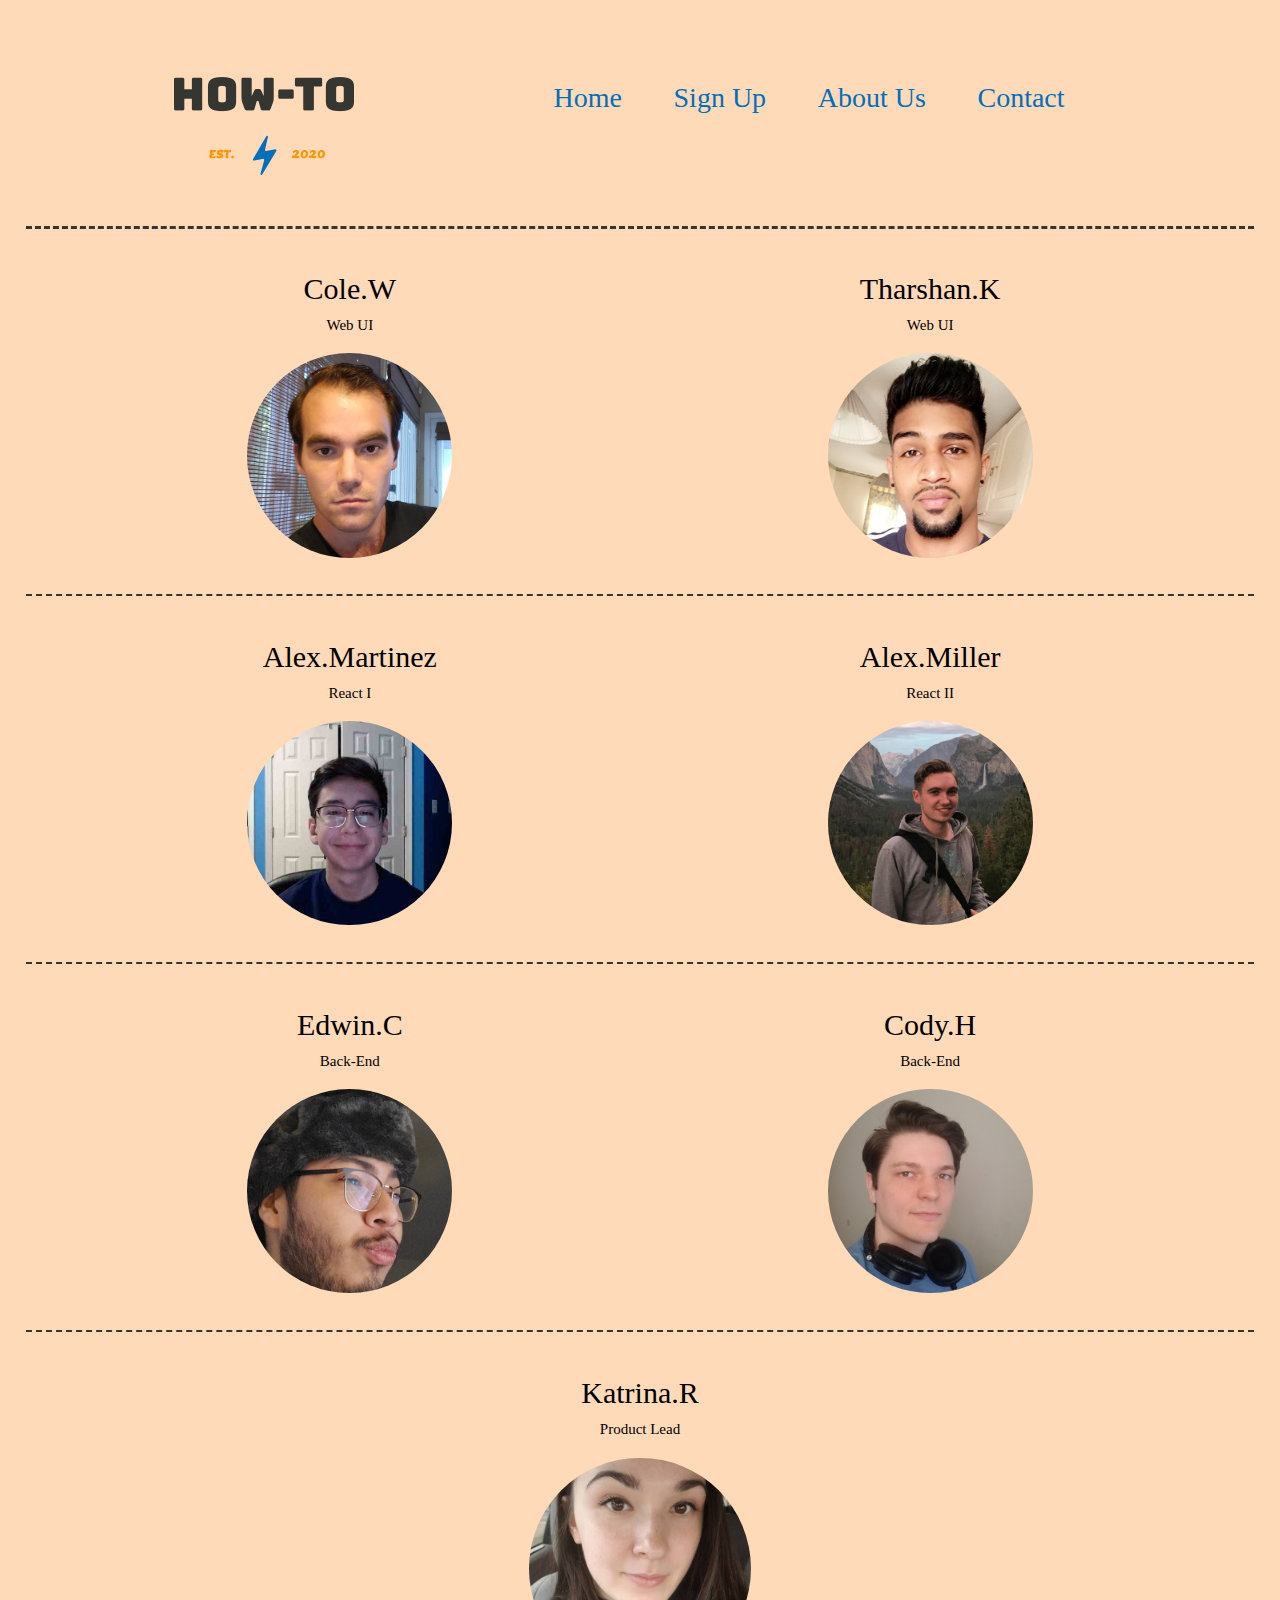
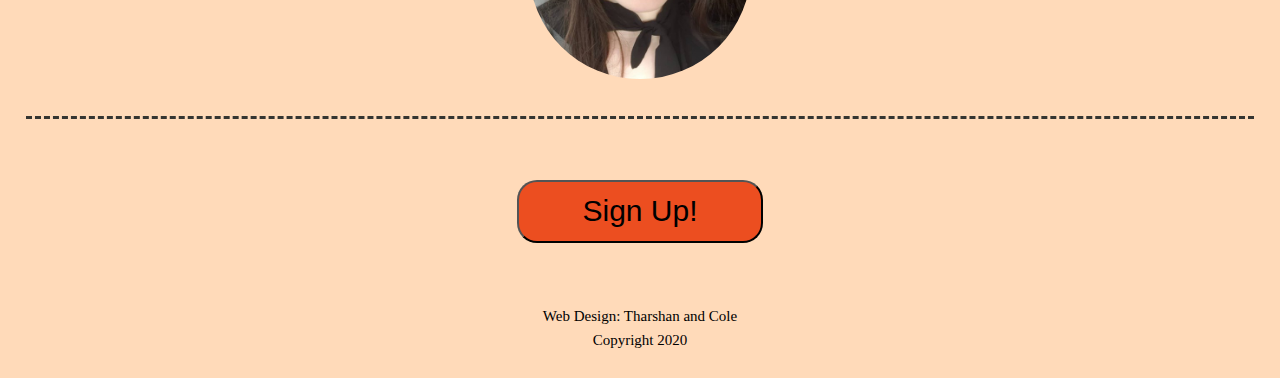
<file: aboutus.html>
<!DOCTYPE html>
<html lang="en">
  <head>
    <meta charset="utf-8" />
    <title>
      How-To
    </title>
    <meta name="viewport" content="width=device-width, initial-scale=1.0" />
    <link
      href="https://fonts.googleapis.com/css?family=Roboto&display=swap"
      rel="stylesheet"
    />
    <link rel="stylesheet" href="css/index.css" />
  </head>

  <header>
      <img src="images/logo.png">
      <nav>
          <a href="index.html">Home</a>
          <a href="https://front-end-ruddy.now.sh/">Sign Up</a>
          <a href="aboutus.html">About Us</a>
          <a href="contactus.html">Contact</a>
      </nav>
  </header>
  <body>
      <section class="first2">
          <div class="firstProfile">
              <h1>Cole.W</h1>
              <h5>Web UI</h5>
              <img class="headshot" src="images/cole.jpg">
          </div>
          <div class="secondProfile">
              <h1>Tharshan.K</h1>
              <h5>Web UI</h5>
              <img class="headshot" src="images/tharshan.jpg">
          </div>   
        </section>
      <section class="first2">
        <div class="firstProfile">
            <h1>Alex.Martinez</h1>
            <h5>React I</h5>
            <img class="headshot" src="images/alexmartinez.jpg">
        </div>
        <div class="secondProfile">
            <h1>Alex.Miller</h1>
            <h5>React II</h5>
            <img class="headshot" src="images/alexmiller.jpg">
        </div>
      </section>
      <section class="first2">
        <div class="firstProfile">
            <h1>Edwin.C</h1>
            <h5>Back-End</h5>
            <img class="headshot" src="images/edwin.jpg">
        </div>
        <div class="secondProfile">
            <h1>Cody.H</h1>
            <h5>Back-End</h5>
            <img class="headshot" src="images/cody.jpg">
        </div>
      </section>
      <section class="second1">
          <h1>Katrina.R</h1>
          <h5>Product Lead</h5>
          <img class="headshot2" src="images/katrina.jpg">
      </section>
  </body>
  <footer>
    <button onclick="window.location.href = 'https://front-end-ruddy.now.sh/';">Sign Up!</button></a>
    <p>Web Design: Tharshan and Cole<br>Copyright 2020</p>
</footer>
</html>
</file>
<file: css/index.css>
.mainfont {
  font-size: 4rem;
  color: #353531;
}
/* http://meyerweb.com/eric/tools/css/reset/ 
   v2.0 | 20110126
   License: none (public domain)
*/
html,
body,
div,
span,
applet,
object,
iframe,
h1,
h2,
h3,
h4,
h5,
h6,
p,
blockquote,
pre,
a,
abbr,
acronym,
address,
big,
cite,
code,
del,
dfn,
em,
img,
ins,
kbd,
q,
s,
samp,
small,
strike,
strong,
sub,
sup,
tt,
var,
b,
u,
i,
center,
dl,
dt,
dd,
ol,
ul,
li,
fieldset,
form,
label,
legend,
table,
caption,
tbody,
tfoot,
thead,
tr,
th,
td,
article,
aside,
canvas,
details,
embed,
figure,
figcaption,
footer,
header,
hgroup,
menu,
nav,
output,
ruby,
section,
summary,
time,
mark,
audio,
video {
  margin: 0;
  padding: 0;
  border: 0;
  font-size: 100%;
  font: inherit;
  vertical-align: baseline;
}
/* HTML5 display-role reset for older browsers */
article,
aside,
details,
figcaption,
figure,
footer,
header,
hgroup,
menu,
nav,
section {
  display: block;
}
body {
  line-height: 1;
}
ol,
ul {
  list-style: none;
}
blockquote,
q {
  quotes: none;
}
blockquote:before,
blockquote:after,
q:before,
q:after {
  content: '';
  content: none;
}
table {
  border-collapse: collapse;
  border-spacing: 0;
}
html {
  padding: 2%;
  background-color: peachpuff;
  max-width: 100%;
  font-size: 62.5%;
  font-family: Comic Sans MS, Comic Sans, cursive;
}
.introduction {
  text-align: center;
  padding-top: 3%;
  line-height: 1.6;
}
.introduction h1 {
  font-size: 3rem;
}
.introduction h5 {
  font-size: 1.8rem;
}
.photos {
  width: 30%;
  border-radius: 20px;
}
@media (max-width: 500px) {
  .photos {
    width: 100%;
  }
}
.content1 {
  display: flex;
  justify-content: space-evenly;
  flex-direction: row;
  align-items: center;
  margin-top: 8%;
}
@media (max-width: 500px) {
  .content1 {
    flex-direction: column;
  }
}
.content1 p {
  width: 20%;
  font-size: 1.5rem;
  line-height: 1.4;
}
@media (max-width: 500px) {
  .content1 p {
    width: 100%;
    padding-bottom: 5%;
  }
}
.content2 {
  display: flex;
  justify-content: space-evenly;
  flex-direction: row-reverse;
  align-items: center;
  margin-top: 8%;
  padding-bottom: 8%;
  border-bottom: 3px dashed #353531;
}
@media (max-width: 500px) {
  .content2 {
    flex-direction: column;
  }
}
.content2 p {
  width: 20%;
  font-size: 1.5rem;
  line-height: 1.4;
}
@media (max-width: 500px) {
  .content2 p {
    width: 100%;
    padding-bottom: 5%;
  }
}
.content3 {
  margin-top: 5%;
  border-bottom: none;
  padding-bottom: 5%;
}
.content3 p {
  text-align: center;
  font-size: 1.5rem;
  line-height: 1.4;
  padding-bottom: 5%;
}
.content3 .imagesbox {
  display: flex;
  justify-content: space-evenly;
}
.content3 .imagesbox .images3 {
  width: 20%;
  border-radius: 20px;
}
header {
  display: flex;
  justify-content: space-evenly;
  flex-direction: row;
  align-items: center;
  border-bottom: 3px dashed #353531;
}
@media (max-width: 500px) {
  header {
    flex-direction: column;
  }
}
nav {
  font-size: 2.8rem;
  display: flex;
  justify-content: space-evenly;
  width: 50%;
  padding-bottom: 3%;
}
@media (max-width: 500px) {
  nav {
    flex-direction: column;
    align-items: center;
    font-size: 2rem;
    margin-top: -10%;
  }
}
nav a {
  text-decoration: none;
  color: #016FB9;
  padding-bottom: 3%;
}
nav a:hover {
  color: #353531;
}
@media (max-width: 500px) {
  nav a {
    padding-top: 2%;
  }
}
footer {
  display: flex;
  flex-direction: column;
  align-items: center;
  padding-top: 5%;
}
footer button {
  width: 20%;
  padding-top: 1%;
  padding-bottom: 1%;
  margin-bottom: 5%;
  border-radius: 20px;
  font-size: 3rem;
  background-color: #EC4E20;
}
footer button:hover {
  color: #016FB9;
  background-color: grey;
}
footer p {
  text-align: center;
  font-size: 1.5rem;
  line-height: 1.6;
}
h1 {
  font-size: 3rem;
}
h5 {
  font-size: 1.5rem;
}
.headshot2 {
  width: 40%;
  border-radius: 50%;
  margin-top: 3%;
}
@media (max-width: 500px) {
  .headshot2 {
    width: 90%;
  }
}
.headshot {
  width: 40%;
  border-radius: 50%;
  margin-top: 3%;
}
.first2 {
  display: flex;
  flex-direction: row;
  justify-content: space-evenly;
  border-bottom: 2px dashed #353531;
  padding-bottom: 1px;
  margin-top: 3%;
  margin-bottom: 3%;
  padding-bottom: 3%;
  line-height: 1.6;
}
@media (max-width: 500px) {
  .first2 {
    display: flex;
    flex-direction: column;
  }
}
.firstProfile {
  display: flex;
  flex-direction: column;
  align-items: center;
}
.secondProfile {
  display: flex;
  flex-direction: column;
  align-items: center;
}
.second1 {
  display: flex;
  flex-direction: column;
  align-items: center;
  width: 45%;
  margin-left: 27.5%;
  line-height: 1.6;
}
h2 {
  font-size: 3rem;
  line-height: 1.6;
  text-align: center;
  padding-top: 5%;
}
form {
  background-image: url(../images/heart.jpg);
  background-repeat: no-repeat;
  background-size: cover;
}
@media (max-width: 500px) {
  form {
    background-position-x: 50%;
  }
}
.email {
  display: flex;
  margin: 0 auto;
  width: 20%;
  border-radius: 25%;
  padding: 5% 0;
}
@media (max-width: 500px) {
  .email {
    width: 50%;
  }
}
form {
  display: flex;
  flex-direction: column;
  align-items: center;
  font-size: 2.5rem;
  text-align: center;
}
form input {
  width: 25%;
  min-height: 25px;
  margin: 0 auto;
}
@media (max-width: 500px) {
  form input {
    width: 50%;
  }
}
form textarea {
  width: 25%;
  min-height: 200px;
  margin: 0 auto;
}
@media (max-width: 500px) {
  form textarea {
    width: 50%;
  }
}
form label {
  padding-top: 2%;
  padding-bottom: 2%;
}
form .submit {
  width: 20%;
  height: 50px;
  margin: 0 auto;
  margin-top: 5%;
  border-radius: 25px;
  margin-bottom: 2%;
  font-family: Comic Sans MS, Comic Sans, cursive;
  font-size: 2rem;
  background-color: #FF9505;
}
form .submit:hover {
  background-color: #353531;
  color: #EC4E20;
}
ul {
  display: flex;
  justify-content: space-evenly;
  align-items: center;
  width: 40%;
  margin: 0 auto;
}
@media (max-width: 500px) {
  ul {
    width: 50%;
  }
}
ul li {
  padding: 5%;
}
a {
  color: #EC4E20;
}
a:hover {
  color: #353531;
}
footer {
  border-top: 3px dashed #353531;
  margin-top: 3%;
}
</file>
